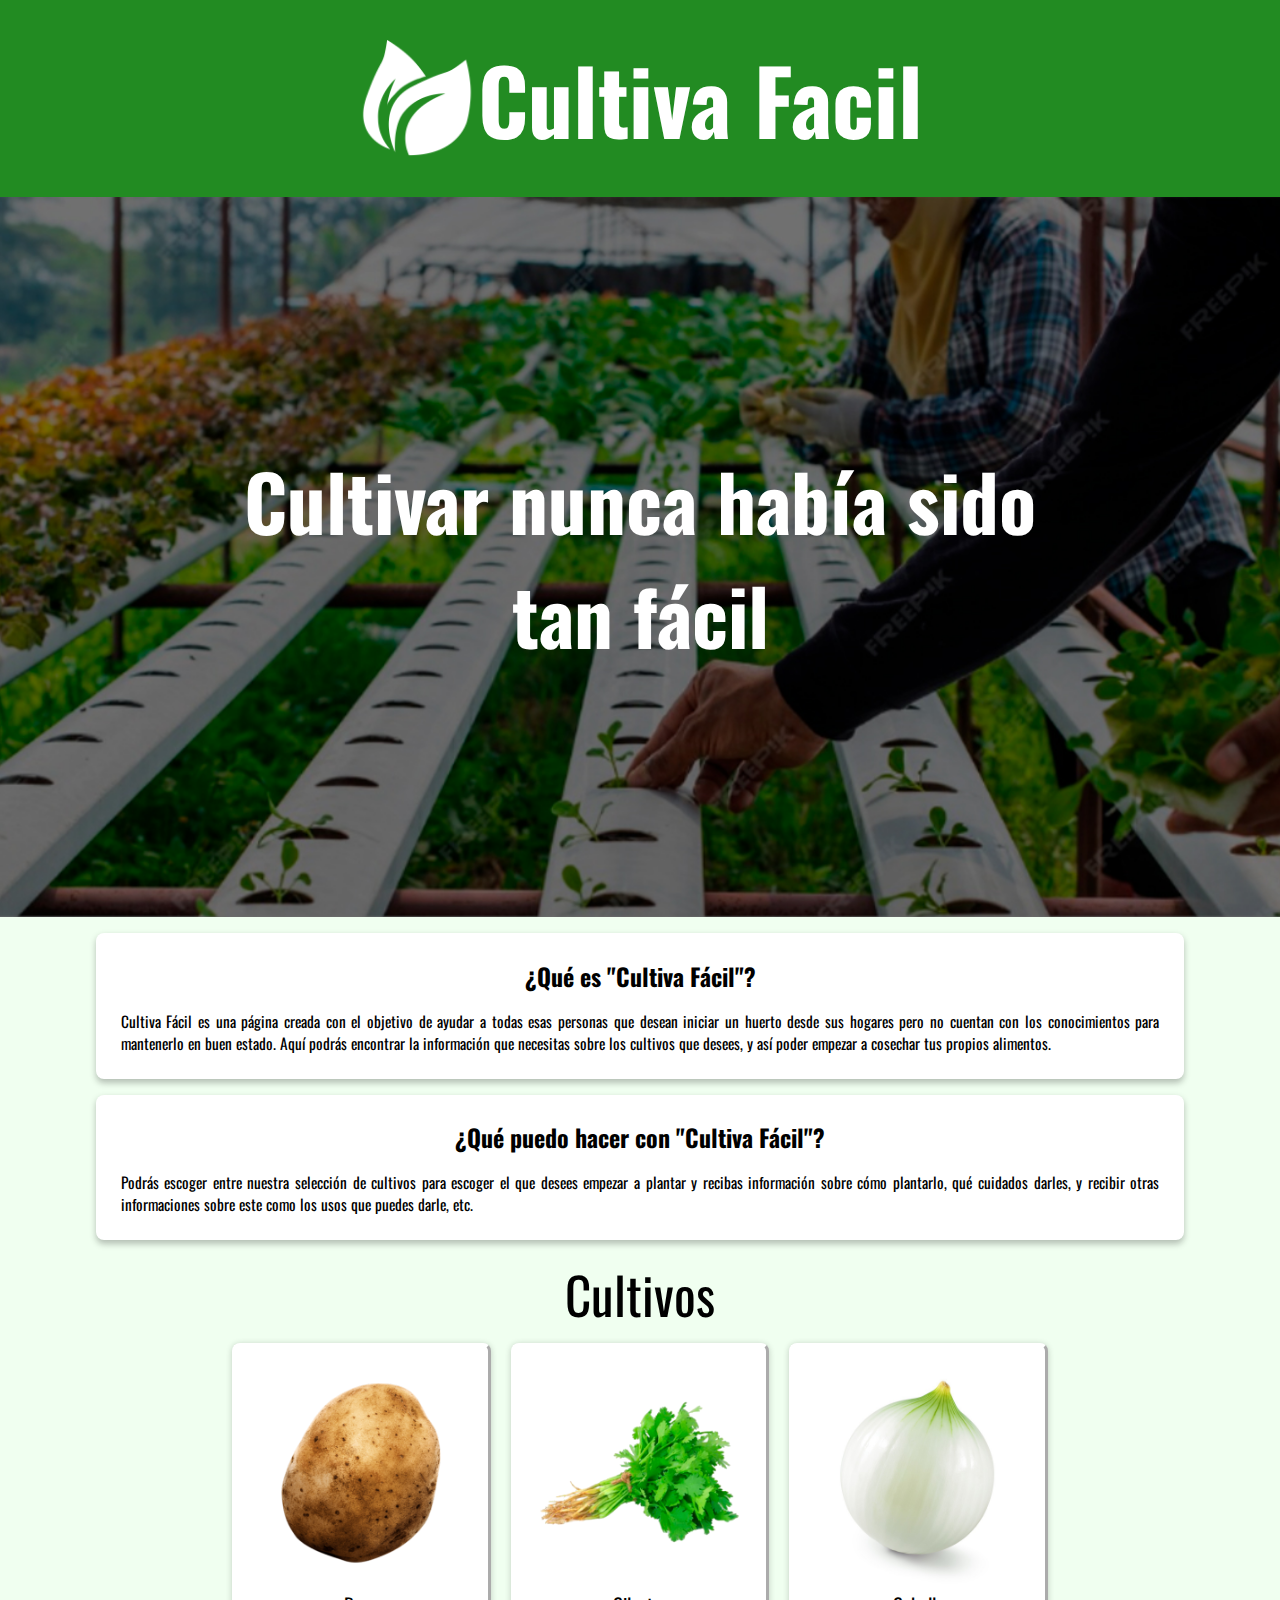
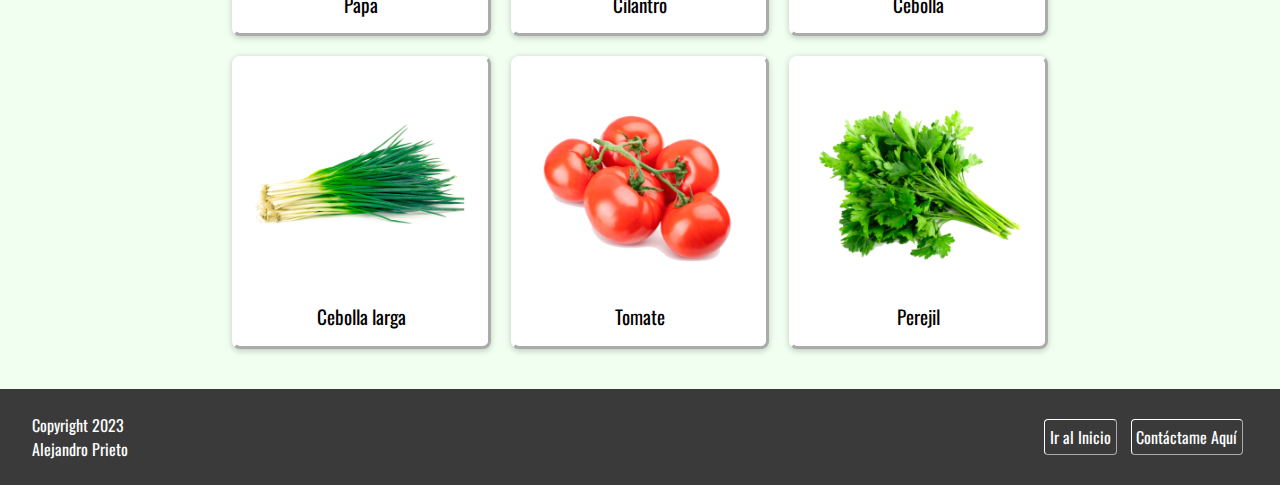
<file: index.html>
<!DOCTYPE html>
<html lang="es">

<head>
    <meta name="viewport" content="width=device-width, initial-scale=1">
    <title>Cultiva Facil</title>
    <link rel="shortcut icon" href="Icons/Leaf.ico">
    <link rel="preconnect" href="https://fonts.googleapis.com">
    <link rel="preconnect" href="https://fonts.gstatic.com" crossorigin>
    <link
        href="https://fonts.googleapis.com/css2?family=Montserrat:wght@400;700&family=Oswald:wght@400;700&display=swap"
        rel="stylesheet">
    <link rel="stylesheet" href="style.css">
</head>

<body>
    <header>
        <a href="index.html">
            <img id="logo" src="img/CultivaFacilBlanco.png" alt="Logo Cultiva Facil" width="200px">
            <h1 id="titulo">Cultiva Facil</h1>
        </a>
    </header>
    <div class="banner" style="background-image: url(img/Banner.jpg);">
        <h1>Cultivar nunca había sido<br>tan fácil</h1>
    </div>
    <section>
        <article class="informacion fblanco">
            <h2 class="subtitulo">¿Qué es "Cultiva Fácil"?</h2>
            <p>
                Cultiva Fácil es una página creada con el objetivo de ayudar a todas
                esas personas que desean iniciar un huerto desde sus hogares pero no
                cuentan con los conocimientos para mantenerlo en buen estado. Aquí
                podrás encontrar la información que necesitas sobre los cultivos que
                desees, y así poder empezar a cosechar tus propios alimentos.
            </p>
        </article>
        <article class="informacion fblanco">
            <h2 class="subtitulo">¿Qué puedo hacer con "Cultiva Fácil"?</h2>
            <p>
                Podrás escoger entre nuestra selección de cultivos para
                escoger el que desees empezar a plantar y recibas información sobre cómo
                plantarlo, qué cuidados darles, y recibir otras informaciones sobre este
                como los usos que puedes darle, etc.
            </p>
        </article>
        <div>
            <p class="minititulo">Cultivos</p>
        </div>
        <article class="container">
            <div class="fblanco">
                <a href="c_papa.html">
                    <img src="img/cultivos/Papa.png" alt="Imagen 1">
                    <p>Papa</p>
                </a>
            </div>
            <div class="fblanco">
                <a href="c_cilantro.html">
                    <img src="img/cultivos/Cilantro.png" alt="Imagen 2">
                    <p>Cilantro</p>
                </a>
            </div>
            <div class="fblanco">
                <a href="c_cebolla.html">
                    <img src="img/cultivos/Cebolla.jpg" alt="Imagen 3">
                    <p>Cebolla</p>
                </a>
            </div>
            <div class="fblanco">
                <a href="c_cebolla_l.html">
                    <img src="img/cultivos/Cebollin.png" alt="Imagen 4">
                    <p>Cebolla larga</p>
                </a>
            </div>
            <div class="fblanco">
                <a href="c_tomate.html">
                    <img src="img/cultivos/Tomate.png" alt="Imagen 5">
                    <p>Tomate</p>
                </a>
            </div>
            <div class="fblanco">
                <a href="c_perejil.html">
                    <img src="img/cultivos/Perejil.png" alt="Imagen 6">
                    <p>Perejil</p>
                </a>
            </div>
        </article>
    </section>
    <footer>
        <div class="links">
            <a href="#titulo">Ir al Inicio</a>
            <a href="mailto:dvstrngs@gmail.com">Contáctame Aquí</a>
        </div>
        <p>Copyright 2023<br>Alejandro Prieto</p>
    </footer>
</body>

</html>
</file>
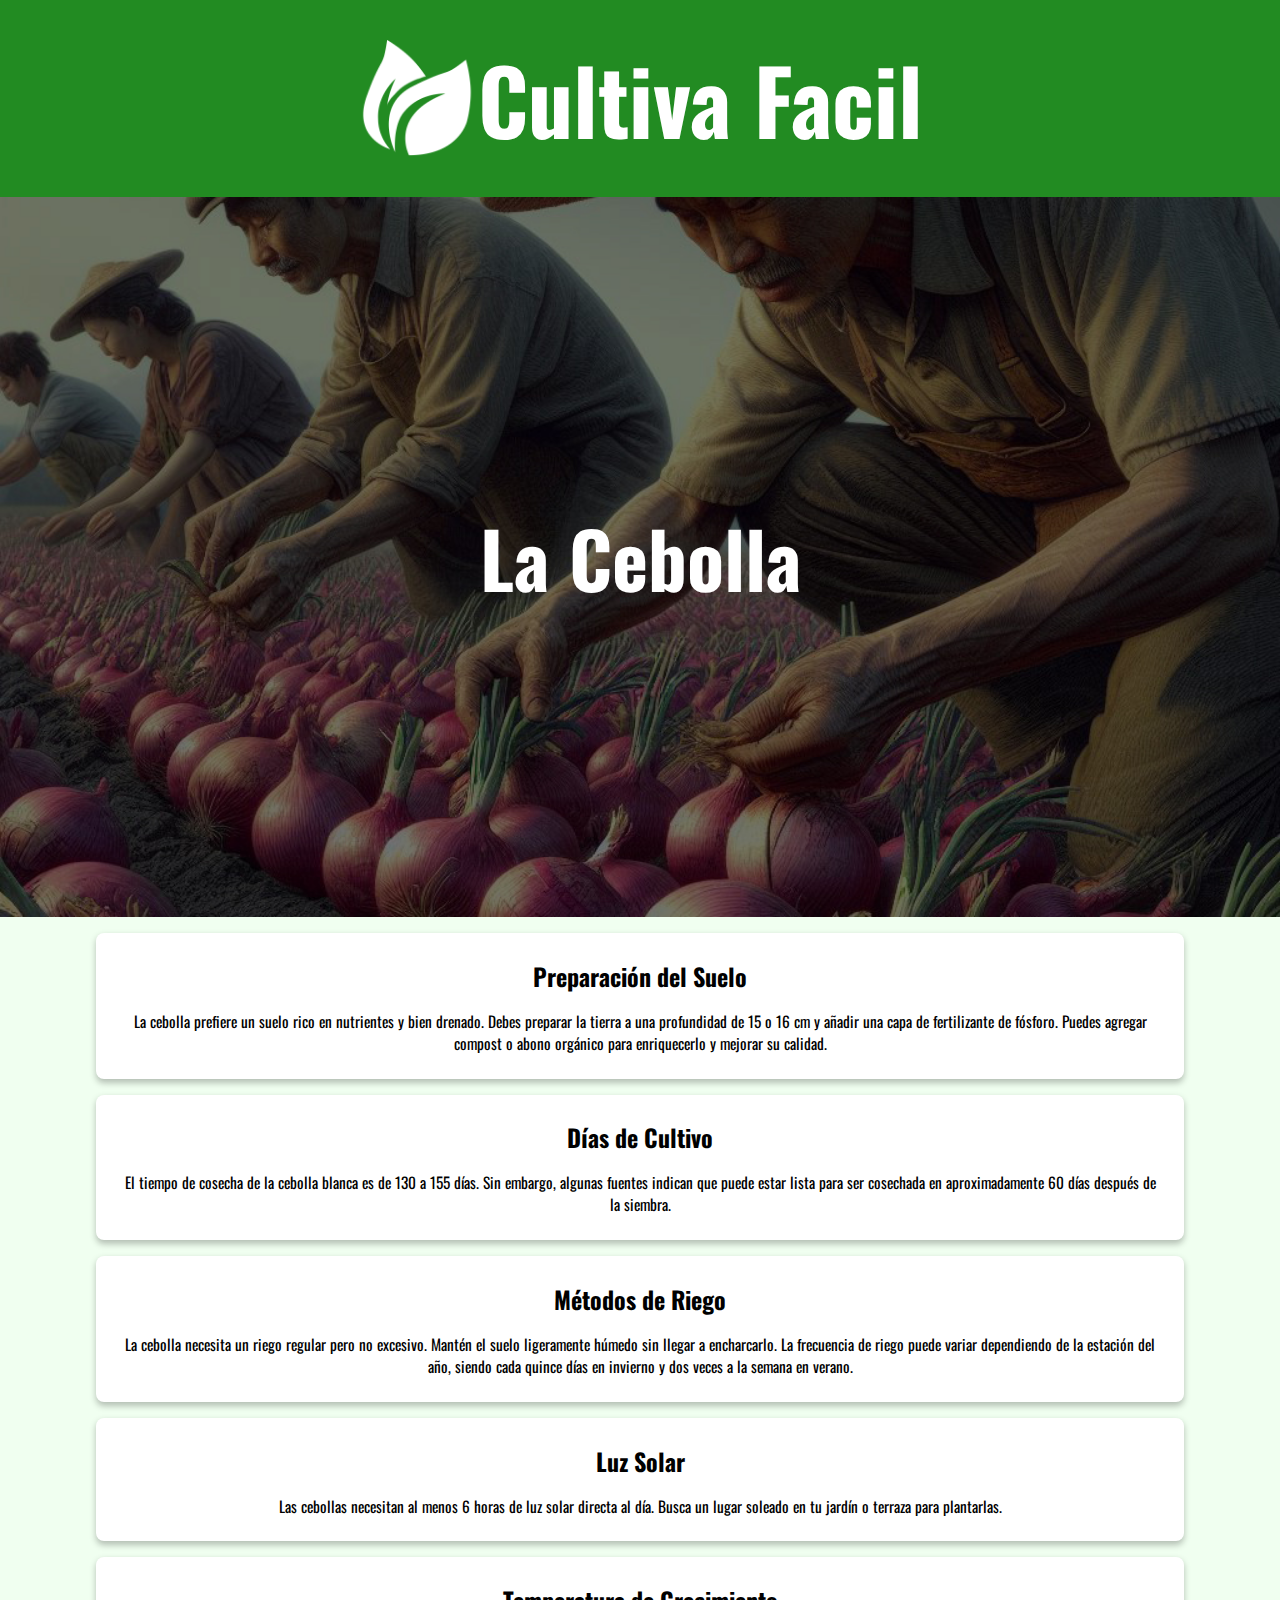
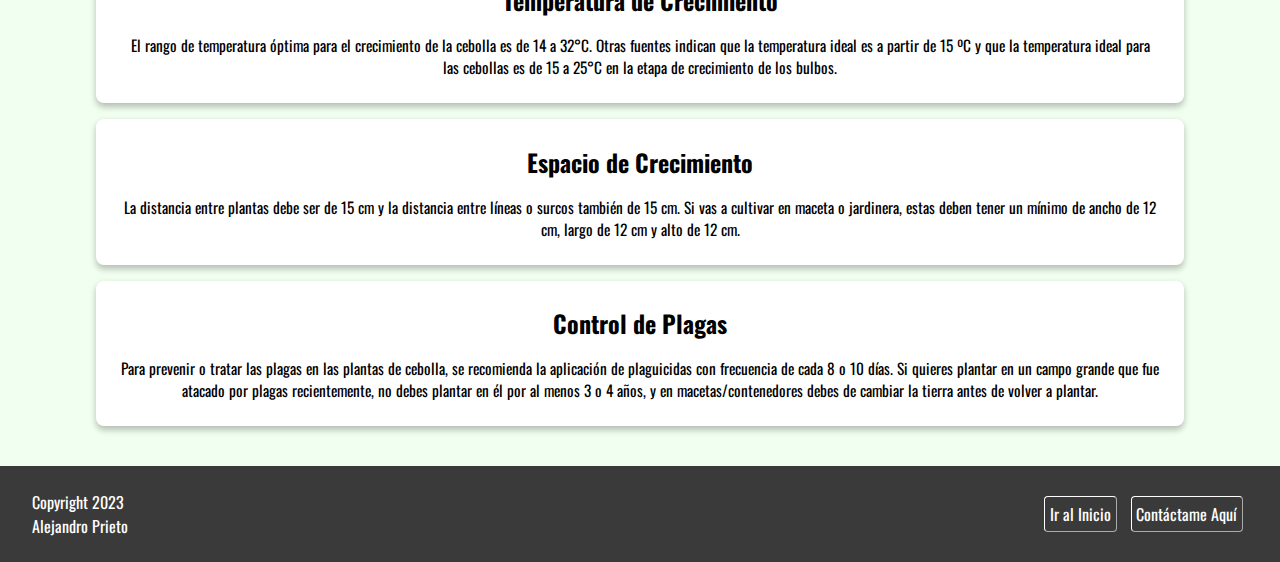
<file: c_cebolla.html>
<!DOCTYPE html>
<html lang="es">

<head>
    <meta name="viewport" content="width=device-width, initial-scale=1">
    <title>Cultiva Facil</title>
    <link rel="shortcut icon" href="Icons/Leaf.ico">
    <link rel="preconnect" href="https://fonts.googleapis.com">
    <link rel="preconnect" href="https://fonts.gstatic.com" crossorigin>
    <link
        href="https://fonts.googleapis.com/css2?family=Montserrat:wght@400;700&family=Oswald:wght@400;700&display=swap"
        rel="stylesheet">
    <link rel="stylesheet" href="style.css">
</head>

<body>
    <header>
        <a href="index.html">
            <img id="logo" src="img/CultivaFacilBlanco.png" alt="Logo Cultiva Facil" width="200px">
            <h1 id="titulo">Cultiva Facil</h1>
        </a>
    </header>
    <div class="banner" style="background-image: url(img/BannerCebolla.jpg);">
        <h1>La Cebolla</h1>
    </div>
    <section>
        <article class="informacion fblanco">
            <h2 class="subtitulo">Preparación del Suelo</h2>
            <p class="parrafo">
                La cebolla prefiere un suelo rico en nutrientes y bien drenado. Debes 
                preparar la tierra a una profundidad de 15 o 16 cm y añadir una capa de 
                fertilizante de fósforo. Puedes agregar compost o abono orgánico para 
                enriquecerlo y mejorar su calidad.
            </p>
        </article>
        <article class="informacion fblanco">
            <h2 class="subtitulo">Días de Cultivo</h2>
            <p class="parrafo">
                El tiempo de cosecha de la cebolla blanca es de 130 a 155 días. Sin 
                embargo, algunas fuentes indican que puede estar lista para ser cosechada 
                en aproximadamente 60 días después de la siembra.
            </p>
        </article>
        <article class="informacion fblanco">
            <h2 class="subtitulo">Métodos de Riego</h2>
            <p class="parrafo">
                La cebolla necesita un riego regular pero no excesivo. Mantén el suelo 
                ligeramente húmedo sin llegar a encharcarlo. La frecuencia de riego puede 
                variar dependiendo de la estación del año, siendo cada quince días en 
                invierno y dos veces a la semana en verano.
            </p>
        </article>
        <article class="informacion fblanco">
            <h2 class="subtitulo">Luz Solar</h2>
            <p class="parrafo">
                Las cebollas necesitan al menos 6 horas de luz solar directa al día. Busca 
                un lugar soleado en tu jardín o terraza para plantarlas.
            </p>
        </article>
        <article class="informacion fblanco">
            <h2 class="subtitulo">Temperatura de Crecimiento</h2>
            <p class="parrafo">
                El rango de temperatura óptima para el crecimiento de la cebolla es de 14 a 
                32°C. Otras fuentes indican que la temperatura ideal es a partir de 15 ºC y 
                que la temperatura ideal para las cebollas es de 15 a 25°C en la etapa de 
                crecimiento de los bulbos.
            </p>
        </article>
        <article class="informacion fblanco">
            <h2 class="subtitulo">Espacio de Crecimiento</h2>
            <p class="parrafo">
                La distancia entre plantas debe ser de 15 cm y la distancia entre líneas o 
                surcos también de 15 cm. Si vas a cultivar en maceta o jardinera, estas deben 
                tener un mínimo de ancho de 12 cm, largo de 12 cm y alto de 12 cm.
            </p>
        </article>
        <article class="informacion fblanco">
            <h2 class="subtitulo">Control de Plagas</h2>
            <p class="parrafo">
                Para prevenir o tratar las plagas en las plantas de cebolla, se recomienda 
                la aplicación de plaguicidas con frecuencia de cada 8 o 10 días. Si quieres
                plantar en un campo grande que fue atacado por plagas recientemente, no debes
                plantar en él por al menos 3 o 4 años, y en macetas/contenedores debes de cambiar 
                la tierra antes de volver a plantar.
            </p>
        </article>
    </section>
    <footer>
        <div class="links">
            <a href="#titulo">Ir al Inicio</a>
            <a href="mailto:dvstrngs@gmail.com">Contáctame Aquí</a>
        </div>
        <p>Copyright 2023<br>Alejandro Prieto</p>
    </footer>
</body>

</html>
</file>
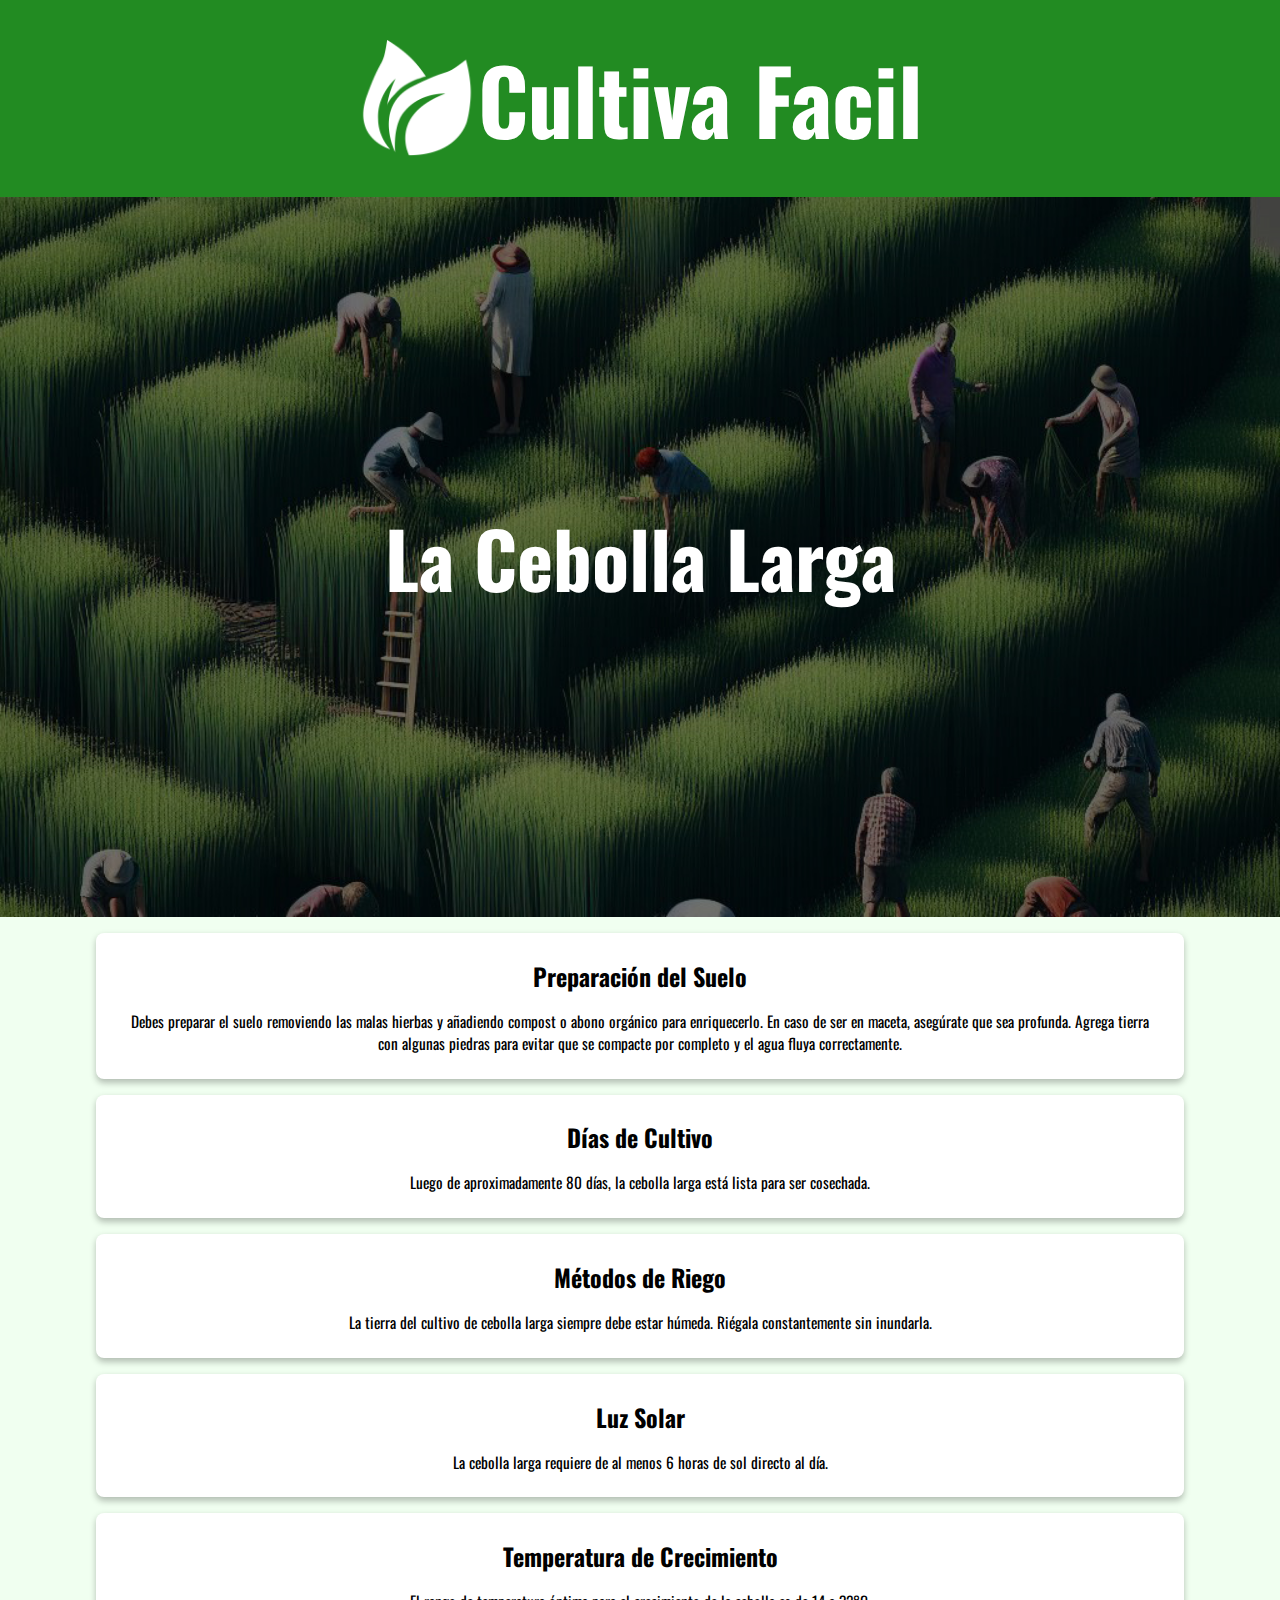
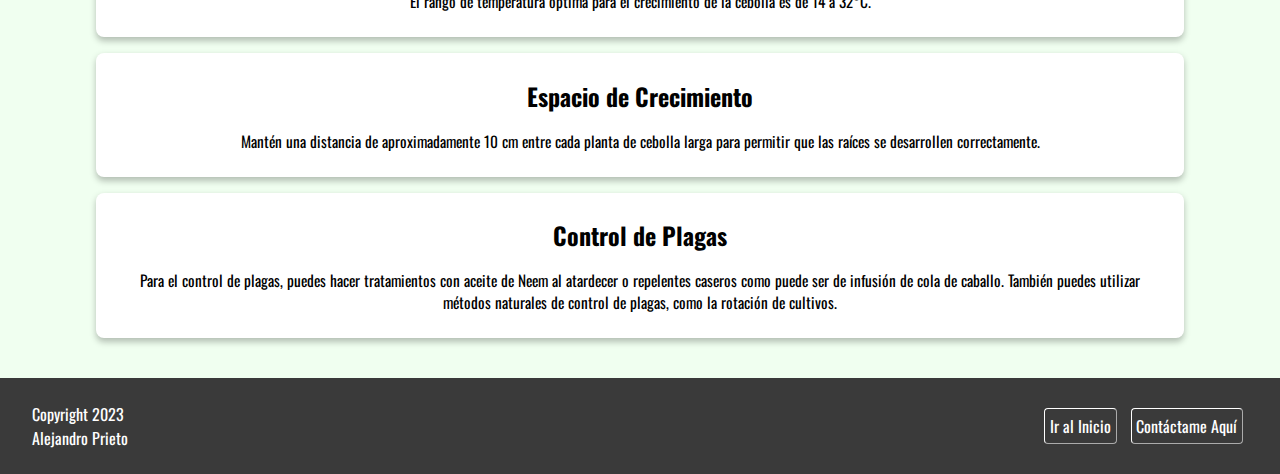
<file: c_cebolla_l.html>
<!DOCTYPE html>
<html lang="es">

<head>
    <meta name="viewport" content="width=device-width, initial-scale=1">
    <title>Cultiva Facil</title>
    <link rel="shortcut icon" href="Icons/Leaf.ico">
    <link rel="preconnect" href="https://fonts.googleapis.com">
    <link rel="preconnect" href="https://fonts.gstatic.com" crossorigin>
    <link
        href="https://fonts.googleapis.com/css2?family=Montserrat:wght@400;700&family=Oswald:wght@400;700&display=swap"
        rel="stylesheet">
    <link rel="stylesheet" href="style.css">
</head>

<body>
    <header>
        <a href="index.html">
            <img id="logo" src="img/CultivaFacilBlanco.png" alt="Logo Cultiva Facil" width="200px">
            <h1 id="titulo">Cultiva Facil</h1>
        </a>
    </header>
    <div class="banner" style="background-image: url(img/BannerCebollaL.jpg);">
        <h1>La Cebolla Larga</h1>
    </div>
    <section>
        <article class="informacion fblanco">
            <h2 class="subtitulo">Preparación del Suelo</h2>
            <p class="parrafo">
                Debes preparar el suelo removiendo las malas hierbas y añadiendo 
                compost o abono orgánico para enriquecerlo. En caso de ser en maceta, 
                asegúrate que sea profunda. Agrega tierra con algunas piedras para evitar 
                que se compacte por completo y el agua fluya correctamente.
            </p>
        </article>
        <article class="informacion fblanco">
            <h2 class="subtitulo">Días de Cultivo</h2>
            <p class="parrafo">
                Luego de aproximadamente 80 días, la cebolla larga está lista para ser 
                cosechada.
            </p>
        </article>
        <article class="informacion fblanco">
            <h2 class="subtitulo">Métodos de Riego</h2>
            <p class="parrafo">
                La tierra del cultivo de cebolla larga siempre debe estar húmeda. Riégala 
                constantemente sin inundarla.
            </p>
        </article>
        <article class="informacion fblanco">
            <h2 class="subtitulo">Luz Solar</h2>
            <p class="parrafo">
                La cebolla larga requiere de al menos 6 horas de sol directo al día.
            </p>
        </article>
        <article class="informacion fblanco">
            <h2 class="subtitulo">Temperatura de Crecimiento</h2>
            <p class="parrafo">
                El rango de temperatura óptima para el crecimiento de la cebolla es de 14 a 
                32°C.
            </p>
        </article>
        <article class="informacion fblanco">
            <h2 class="subtitulo">Espacio de Crecimiento</h2>
            <p class="parrafo">
                Mantén una distancia de aproximadamente 10 cm entre cada planta de cebolla 
                larga para permitir que las raíces se desarrollen correctamente.
            </p>
        </article>
        <article class="informacion fblanco">
            <h2 class="subtitulo">Control de Plagas</h2>
            <p class="parrafo">
                Para el control de plagas, puedes hacer tratamientos con aceite de Neem al 
                atardecer o repelentes caseros como puede ser de infusión de cola de caballo. 
                También puedes utilizar métodos naturales de control de plagas, como la 
                rotación de cultivos.
            </p>
        </article>
    </section>
    <footer>
        <div class="links">
            <a href="#titulo">Ir al Inicio</a>
            <a href="mailto:dvstrngs@gmail.com">Contáctame Aquí</a>
        </div>
        <p>Copyright 2023<br>Alejandro Prieto</p>
    </footer>
</body>

</html>
</file>
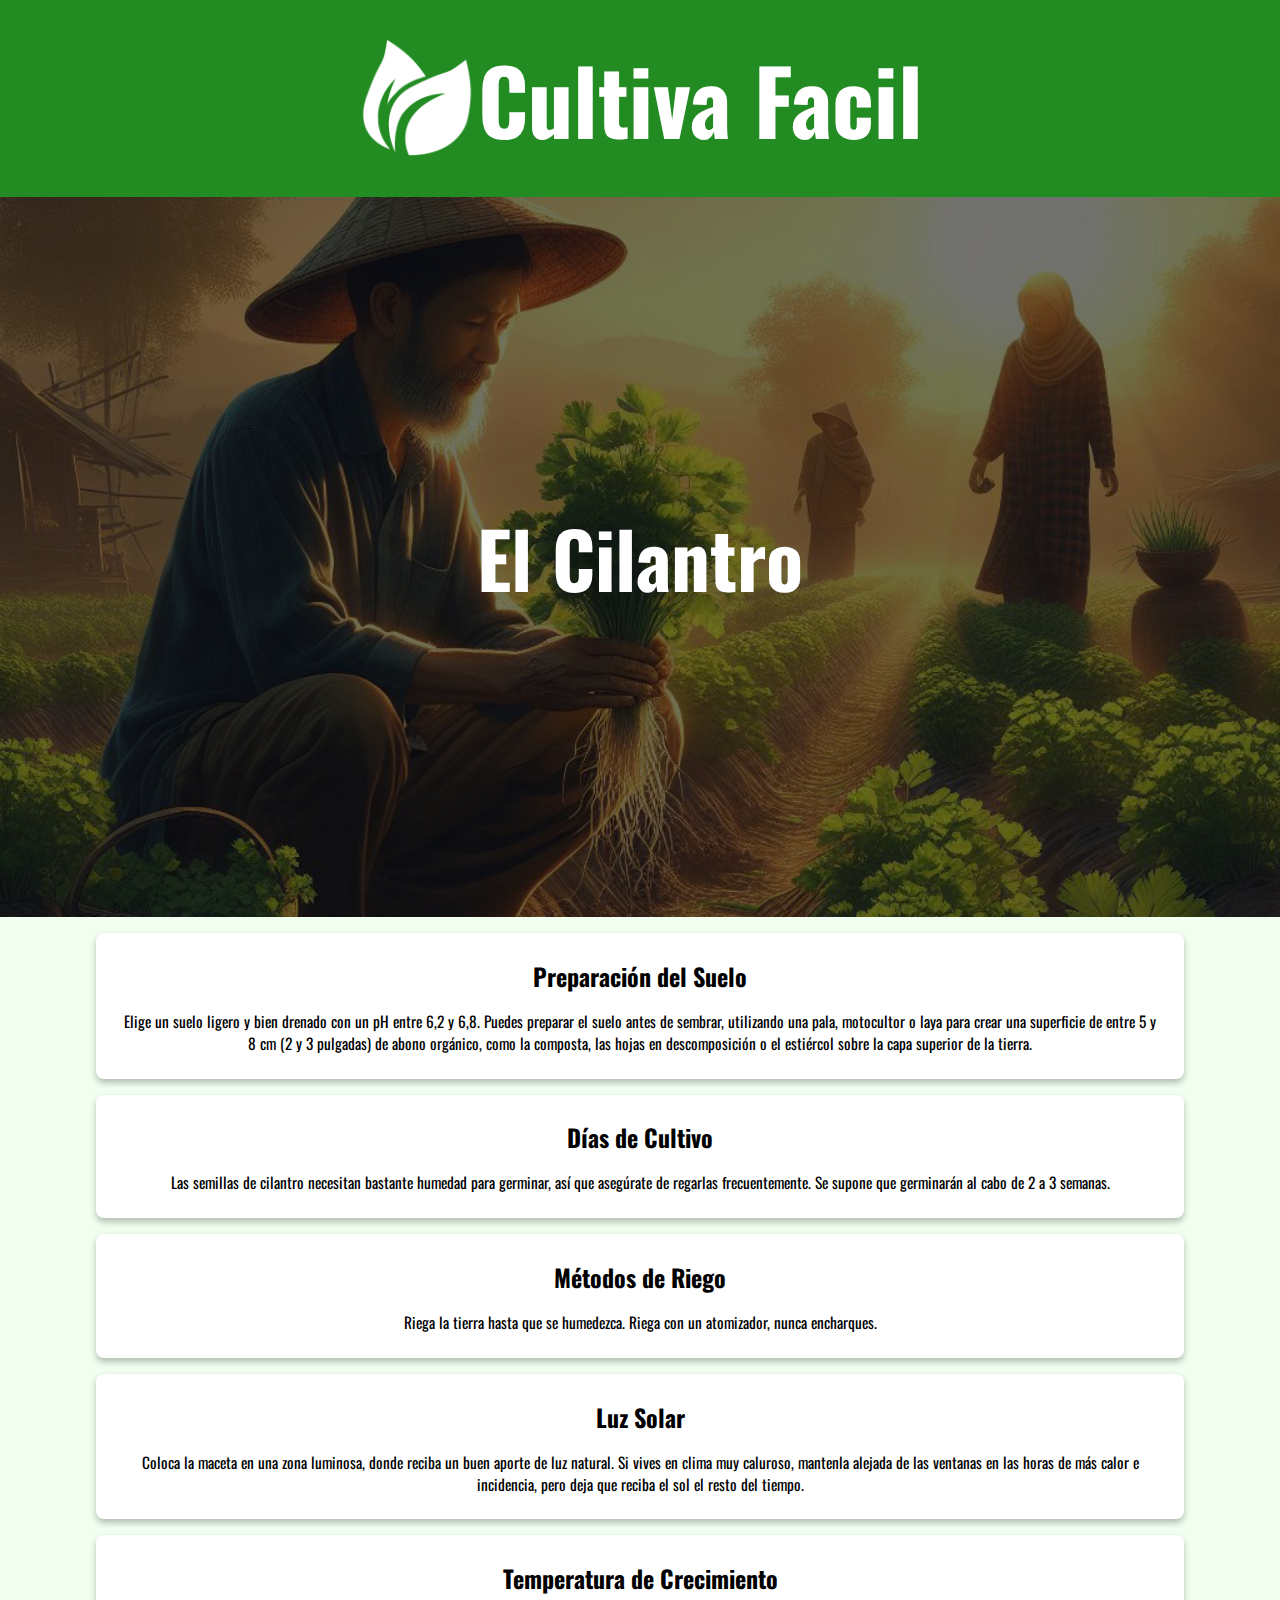
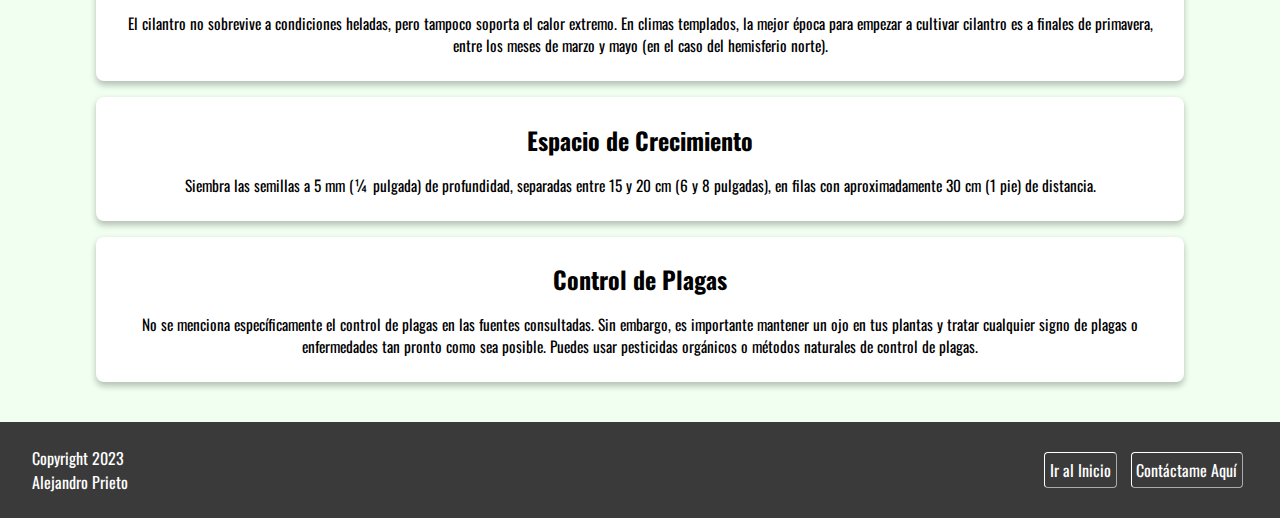
<file: c_cilantro.html>
<!DOCTYPE html>
<html lang="es">

<head>
    <meta name="viewport" content="width=device-width, initial-scale=1">
    <title>Cultiva Facil</title>
    <link rel="shortcut icon" href="Icons/Leaf.ico">
    <link rel="preconnect" href="https://fonts.googleapis.com">
    <link rel="preconnect" href="https://fonts.gstatic.com" crossorigin>
    <link
        href="https://fonts.googleapis.com/css2?family=Montserrat:wght@400;700&family=Oswald:wght@400;700&display=swap"
        rel="stylesheet">
    <link rel="stylesheet" href="style.css">
</head>

<body>
    <header>
        <a href="index.html">
            <img id="logo" src="img/CultivaFacilBlanco.png" alt="Logo Cultiva Facil" width="200px">
            <h1 id="titulo">Cultiva Facil</h1>
        </a>
    </header>
    <div class="banner" style="background-image: url(img/BannerCilantro.jpg);">
        <h1>El Cilantro</h1>
    </div>
    <section>
        <article class="informacion fblanco">
            <h2 class="subtitulo">Preparación del Suelo</h2>
            <p class="parrafo">
                Elige un suelo ligero y bien drenado con un pH entre 6,2 y 6,8. Puedes 
                preparar el suelo antes de sembrar, utilizando una pala, motocultor o laya 
                para crear una superficie de entre 5 y 8 cm (2 y 3 pulgadas) de abono 
                orgánico, como la composta, las hojas en descomposición o el estiércol 
                sobre la capa superior de la tierra.
            </p>
        </article>
        <article class="informacion fblanco">
            <h2 class="subtitulo">Días de Cultivo</h2>
            <p class="parrafo">
                Las semillas de cilantro necesitan bastante humedad para germinar, 
                así que asegúrate de regarlas frecuentemente. Se supone que germinarán 
                al cabo de 2 a 3 semanas.
            </p>
        </article>
        <article class="informacion fblanco">
            <h2 class="subtitulo">Métodos de Riego</h2>
            <p class="parrafo">
                Riega la tierra hasta que se humedezca. Riega con un atomizador, nunca 
                encharques.
            </p>
        </article>
        <article class="informacion fblanco">
            <h2 class="subtitulo">Luz Solar</h2>
            <p class="parrafo">
                Coloca la maceta en una zona luminosa, donde reciba un buen aporte de luz 
                natural. Si vives en clima muy caluroso, mantenla alejada de las ventanas 
                en las horas de más calor e incidencia, pero deja que reciba el sol el resto 
                del tiempo.
            </p>
        </article>
        <article class="informacion fblanco">
            <h2 class="subtitulo">Temperatura de Crecimiento</h2>
            <p class="parrafo">
                El cilantro no sobrevive a condiciones heladas, pero tampoco soporta el calor 
                extremo. En climas templados, la mejor época para empezar a cultivar cilantro 
                es a finales de primavera, entre los meses de marzo y mayo (en el caso del 
                hemisferio norte).
            </p>
        </article>
        <article class="informacion fblanco">
            <h2 class="subtitulo">Espacio de Crecimiento</h2>
            <p class="parrafo">
                Siembra las semillas a 5 mm (¼ pulgada) de profundidad, separadas entre 15 y 
                20 cm (6 y 8 pulgadas), en filas con aproximadamente 30 cm (1 pie) de distancia.
            </p>
        </article>
        <article class="informacion fblanco">
            <h2 class="subtitulo">Control de Plagas</h2>
            <p class="parrafo">
                No se menciona específicamente el control de plagas en las fuentes consultadas. 
                Sin embargo, es importante mantener un ojo en tus plantas y tratar cualquier signo 
                de plagas o enfermedades tan pronto como sea posible. Puedes usar pesticidas 
                orgánicos o métodos naturales de control de plagas.
            </p>
        </article>
    </section>
    <footer>
        <div class="links">
            <a href="#titulo">Ir al Inicio</a>
            <a href="mailto:dvstrngs@gmail.com">Contáctame Aquí</a>
        </div>
        <p>Copyright 2023<br>Alejandro Prieto</p>
    </footer>
</body>

</html>
</file>
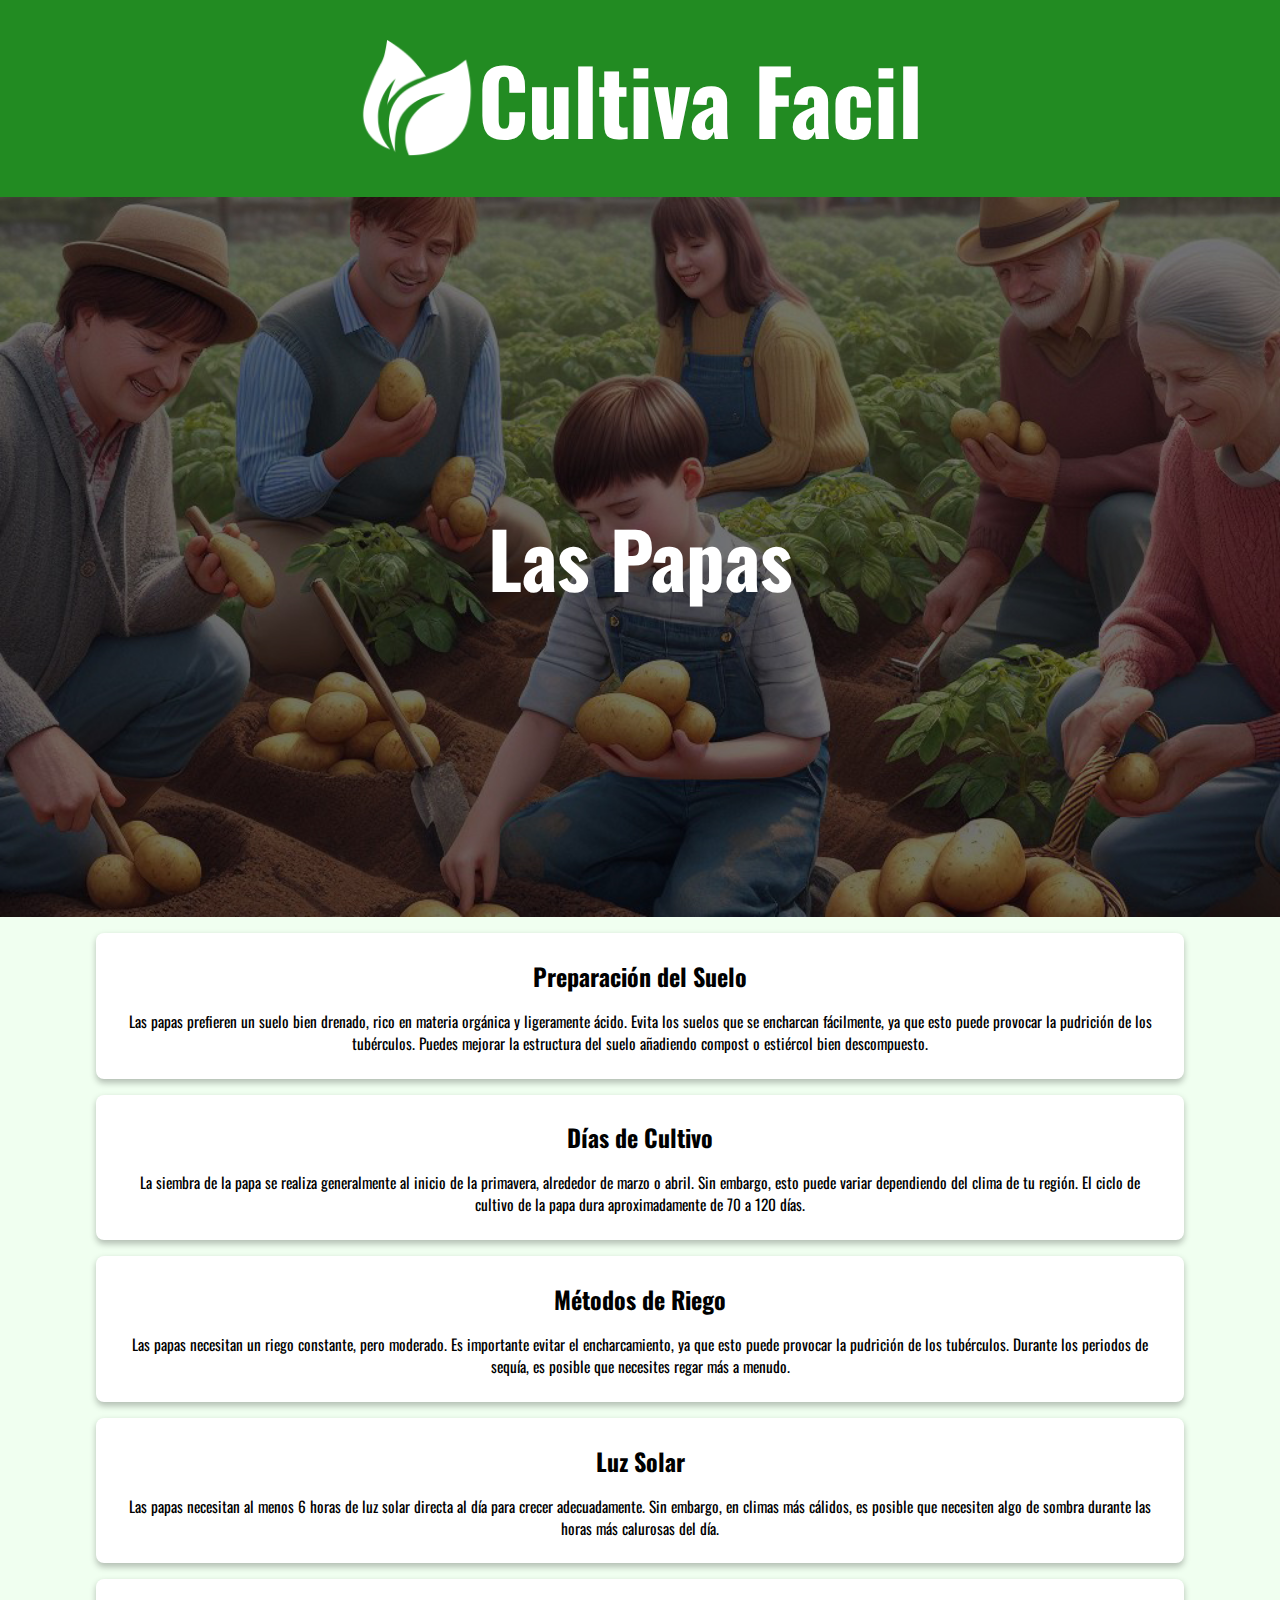
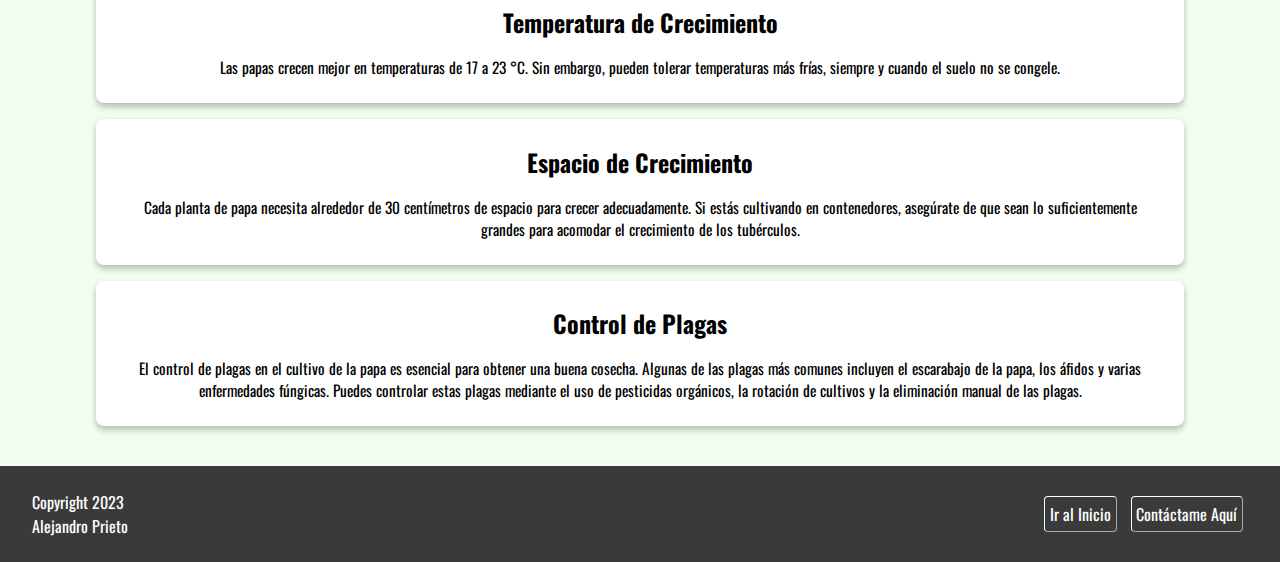
<file: c_papa.html>
<!DOCTYPE html>
<html lang="es">

<head>
    <meta name="viewport" content="width=device-width, initial-scale=1">
    <title>Cultiva Facil</title>
    <link rel="shortcut icon" href="Icons/Leaf.ico">
    <link rel="preconnect" href="https://fonts.googleapis.com">
    <link rel="preconnect" href="https://fonts.gstatic.com" crossorigin>
    <link
        href="https://fonts.googleapis.com/css2?family=Montserrat:wght@400;700&family=Oswald:wght@400;700&display=swap"
        rel="stylesheet">
    <link rel="stylesheet" href="style.css">
</head>

<body>
    <header>
        <a href="index.html">
            <img id="logo" src="img/CultivaFacilBlanco.png" alt="Logo Cultiva Facil" width="200px">
            <h1 id="titulo">Cultiva Facil</h1>
        </a>
    </header>
    <div class="banner" style="background-image: url(img/BannerPapas.jpg);">
        <h1>Las Papas</h1>
    </div>
    <section>
        <article class="informacion fblanco">
            <h2 class="subtitulo">Preparación del Suelo</h2>
            <p class="parrafo">
                Las papas prefieren un suelo bien drenado, rico en materia orgánica y 
                ligeramente ácido. Evita los suelos que se encharcan fácilmente, 
                ya que esto puede provocar la pudrición de los tubérculos. Puedes mejorar 
                la estructura del suelo añadiendo compost o estiércol bien descompuesto.
            </p>
        </article>
        <article class="informacion fblanco">
            <h2 class="subtitulo">Días de Cultivo</h2>
            <p class="parrafo">
                La siembra de la papa se realiza generalmente al inicio de 
                la primavera, alrededor de marzo o abril. Sin embargo, esto 
                puede variar dependiendo del clima de tu región. El ciclo de 
                cultivo de la papa dura aproximadamente de 70 a 120 días.
            </p>
        </article>
        <article class="informacion fblanco">
            <h2 class="subtitulo">Métodos de Riego</h2>
            <p class="parrafo">
                Las papas necesitan un riego constante, pero moderado. Es importante 
                evitar el encharcamiento, ya que esto puede provocar la pudrición de 
                los tubérculos. Durante los periodos de sequía, es posible que necesites 
                regar más a menudo.
            </p>
        </article>
        <article class="informacion fblanco">
            <h2 class="subtitulo">Luz Solar</h2>
            <p class="parrafo">
                Las papas necesitan al menos 6 horas de luz solar directa al día para 
                crecer adecuadamente. Sin embargo, en climas más cálidos, es posible que 
                necesiten algo de sombra durante las horas más calurosas del día.
            </p>
        </article>
        <article class="informacion fblanco">
            <h2 class="subtitulo">Temperatura de Crecimiento</h2>
            <p class="parrafo">
                Las papas crecen mejor en temperaturas de 17 a 23 °C. Sin embargo, 
                pueden tolerar temperaturas más frías, siempre y cuando el suelo no 
                se congele.
            </p>
        </article>
        <article class="informacion fblanco">
            <h2 class="subtitulo">Espacio de Crecimiento</h2>
            <p class="parrafo">
                Cada planta de papa necesita alrededor de 30 centímetros de espacio 
                para crecer adecuadamente. Si estás cultivando en contenedores, asegúrate 
                de que sean lo suficientemente grandes para acomodar el crecimiento de los 
                tubérculos.
            </p>
        </article>
        <article class="informacion fblanco">
            <h2 class="subtitulo">Control de Plagas</h2>
            <p class="parrafo">
                El control de plagas en el cultivo de la papa es esencial para obtener una 
                buena cosecha. Algunas de las plagas más comunes incluyen el escarabajo de 
                la papa, los áfidos y varias enfermedades fúngicas. Puedes controlar estas 
                plagas mediante el uso de pesticidas orgánicos, la rotación de cultivos y la 
                eliminación manual de las plagas.
            </p>
        </article>
    </section>
    <footer>
        <div class="links">
            <a href="#titulo">Ir al Inicio</a>
            <a href="mailto:dvstrngs@gmail.com">Contáctame Aquí</a>
        </div>
        <p>Copyright 2023<br>Alejandro Prieto</p>
    </footer>
</body>

</html>
</file>
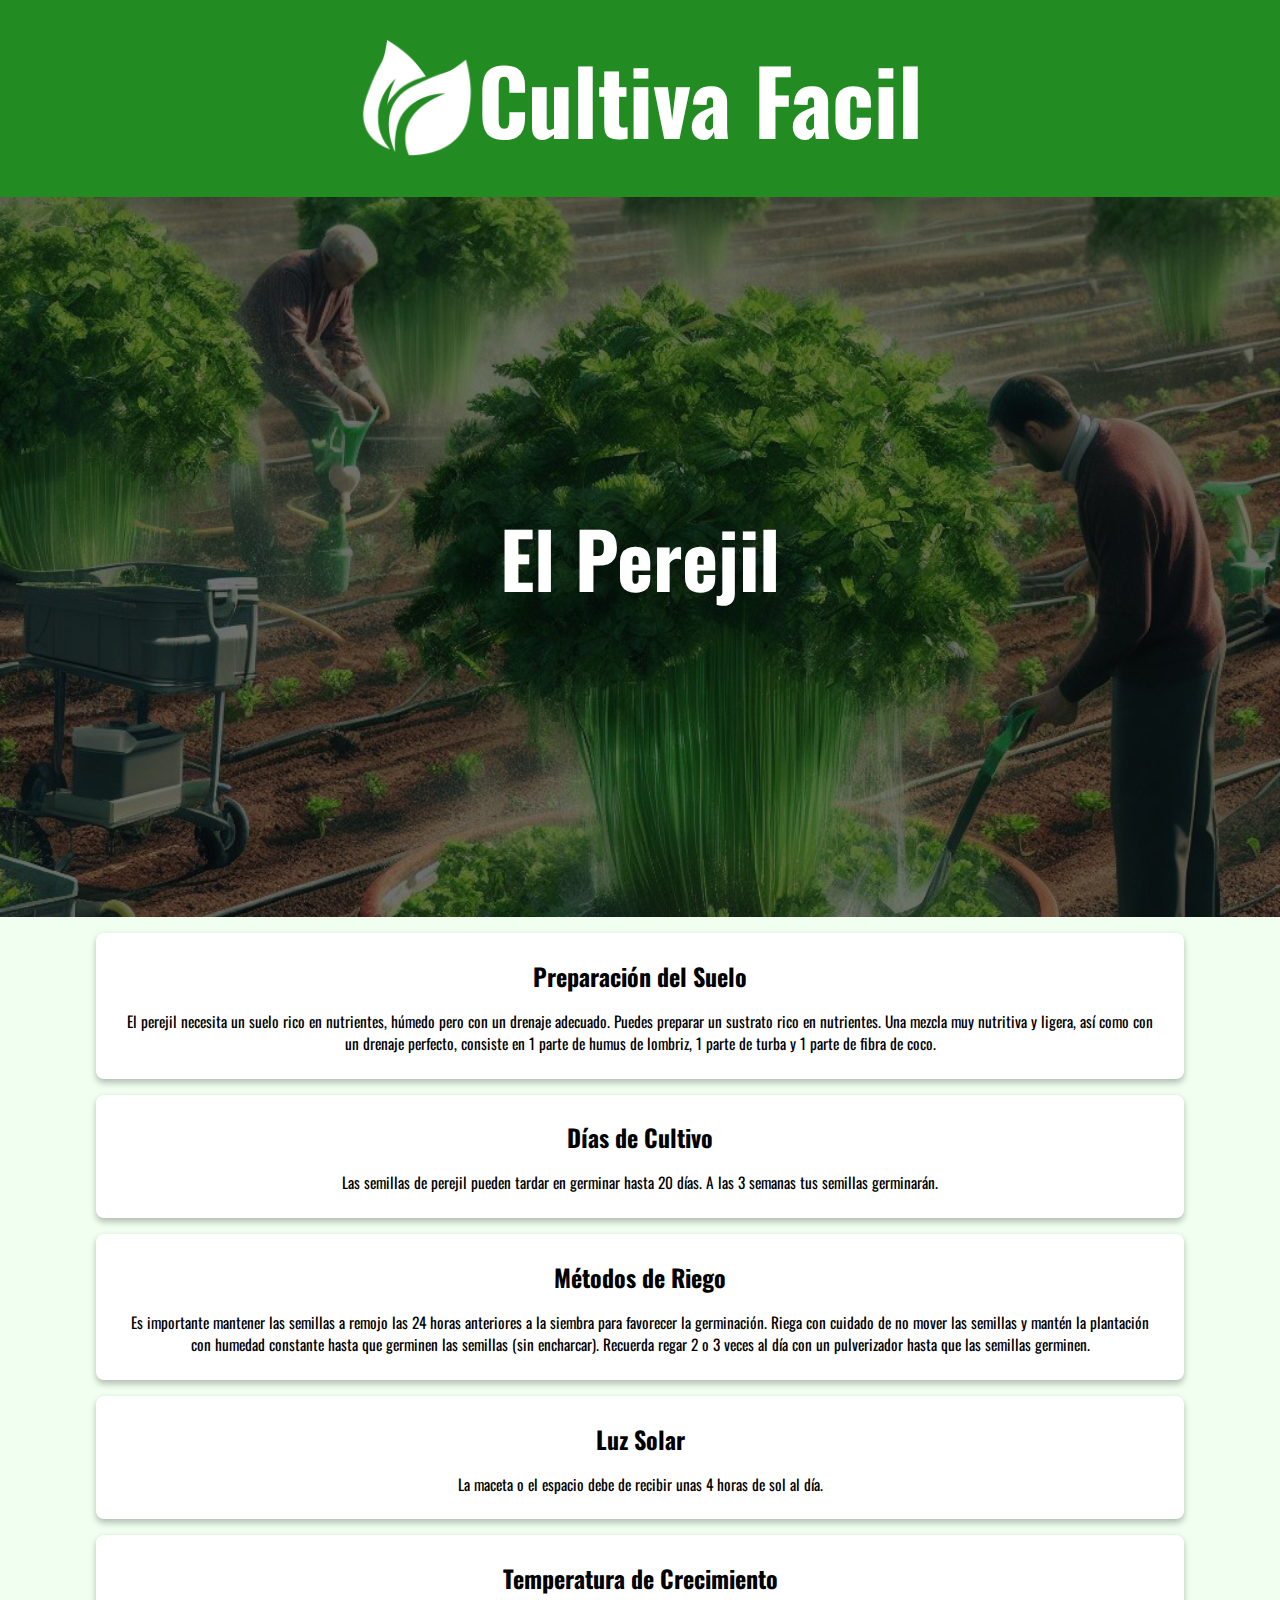
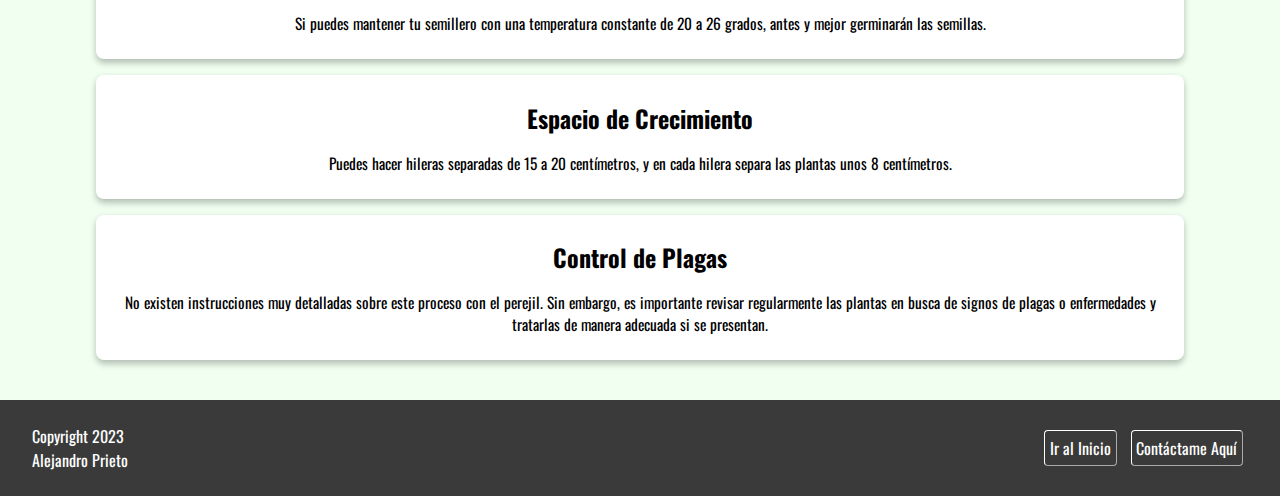
<file: c_perejil.html>
<!DOCTYPE html>
<html lang="es">

<head>
    <meta name="viewport" content="width=device-width, initial-scale=1">
    <title>Cultiva Facil</title>
    <link rel="shortcut icon" href="Icons/Leaf.ico">
    <link rel="preconnect" href="https://fonts.googleapis.com">
    <link rel="preconnect" href="https://fonts.gstatic.com" crossorigin>
    <link
        href="https://fonts.googleapis.com/css2?family=Montserrat:wght@400;700&family=Oswald:wght@400;700&display=swap"
        rel="stylesheet">
    <link rel="stylesheet" href="style.css">
</head>

<body>
    <header>
        <a href="index.html">
            <img id="logo" src="img/CultivaFacilBlanco.png" alt="Logo Cultiva Facil" width="200px">
            <h1 id="titulo">Cultiva Facil</h1>
        </a>
    </header>
    <div class="banner" style="background-image: url(img/BannerPerejil.jpg);">
        <h1>El Perejil</h1>
    </div>
    <section>
        <article class="informacion fblanco">
            <h2 class="subtitulo">Preparación del Suelo</h2>
            <p class="parrafo">
                El perejil necesita un suelo rico en nutrientes, húmedo pero con un drenaje adecuado. 
                Puedes preparar un sustrato rico en nutrientes. Una mezcla muy nutritiva y ligera, 
                así como con un drenaje perfecto, consiste en 1 parte de humus de lombriz, 1 parte de 
                turba y 1 parte de fibra de coco.
            </p>
        </article>
        <article class="informacion fblanco">
            <h2 class="subtitulo">Días de Cultivo</h2>
            <p class="parrafo">
                Las semillas de perejil pueden tardar en germinar hasta 20 días. A las 3 semanas tus 
                semillas germinarán.
            </p>
        </article>
        <article class="informacion fblanco">
            <h2 class="subtitulo">Métodos de Riego</h2>
            <p class="parrafo">
                Es importante mantener las semillas a remojo las 24 horas anteriores a la siembra para 
                favorecer la germinación. Riega con cuidado de no mover las semillas y mantén la 
                plantación con humedad constante hasta que germinen las semillas (sin encharcar). 
                Recuerda regar 2 o 3 veces al día con un pulverizador hasta que las semillas germinen.
            </p>
        </article>
        <article class="informacion fblanco">
            <h2 class="subtitulo">Luz Solar</h2>
            <p class="parrafo">
                La maceta o el espacio debe de recibir unas 4 horas de sol al día.
            </p>
        </article>
        <article class="informacion fblanco">
            <h2 class="subtitulo">Temperatura de Crecimiento</h2>
            <p class="parrafo">
                Si puedes mantener tu semillero con una temperatura constante de 20 a 26 grados, antes 
                y mejor germinarán las semillas.
            </p>
        </article>
        <article class="informacion fblanco">
            <h2 class="subtitulo">Espacio de Crecimiento</h2>
            <p class="parrafo">
                Puedes hacer hileras separadas de 15 a 20 centímetros, y en cada hilera separa las 
                plantas unos 8 centímetros.
            </p>
        </article>
        <article class="informacion fblanco">
            <h2 class="subtitulo">Control de Plagas</h2>
            <p class="parrafo">
                No existen instrucciones muy detalladas sobre este proceso con el perejil. Sin embargo, 
                es importante revisar regularmente las plantas en busca de signos de plagas o enfermedades 
                y tratarlas de manera adecuada si se presentan.
            </p>
        </article>
    </section>
    <footer>
        <div class="links">
            <a href="#titulo">Ir al Inicio</a>
            <a href="mailto:dvstrngs@gmail.com">Contáctame Aquí</a>
        </div>
        <p>Copyright 2023<br>Alejandro Prieto</p>
    </footer>
</body>
</html>
</file>
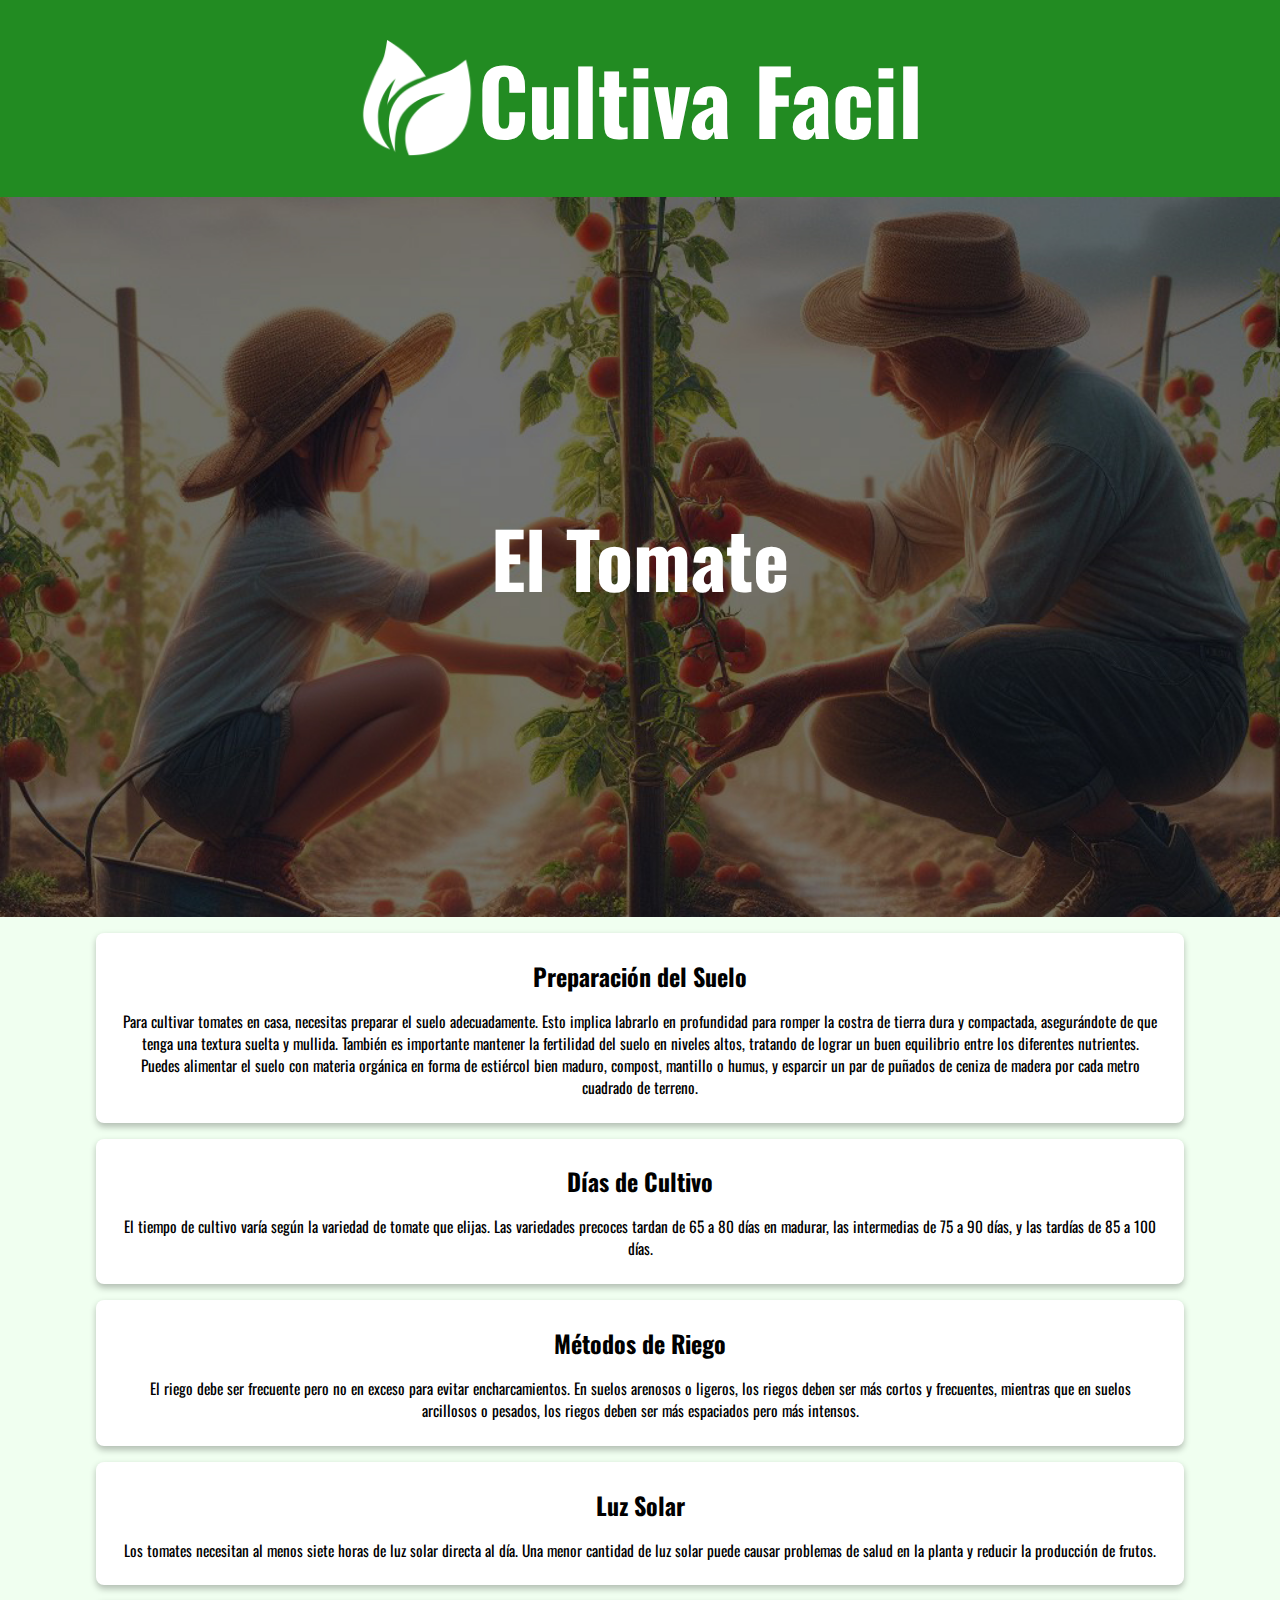
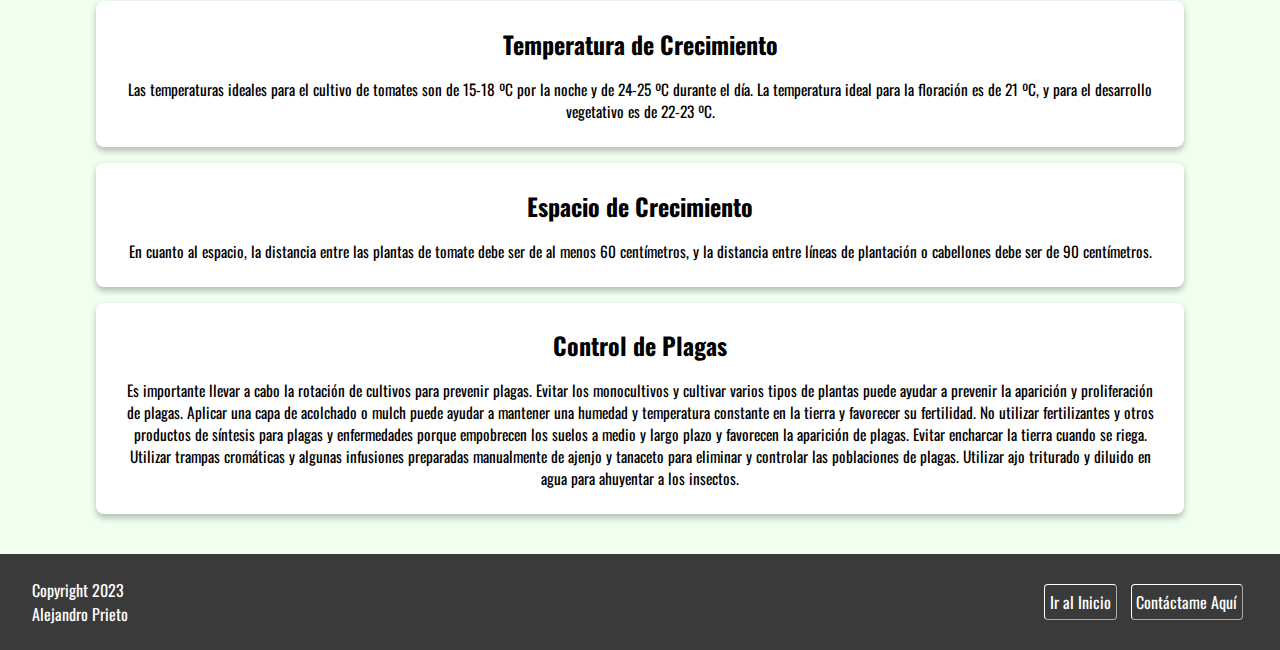
<file: c_tomate.html>
<!DOCTYPE html>
<html lang="es">

<head>
    <meta name="viewport" content="width=device-width, initial-scale=1">
    <title>Cultiva Facil</title>
    <link rel="shortcut icon" href="Icons/Leaf.ico">
    <link rel="preconnect" href="https://fonts.googleapis.com">
    <link rel="preconnect" href="https://fonts.gstatic.com" crossorigin>
    <link
        href="https://fonts.googleapis.com/css2?family=Montserrat:wght@400;700&family=Oswald:wght@400;700&display=swap"
        rel="stylesheet">
    <link rel="stylesheet" href="style.css">
</head>

<body>
    <header>
        <a href="index.html">
            <img id="logo" src="img/CultivaFacilBlanco.png" alt="Logo Cultiva Facil" width="200px">
            <h1 id="titulo">Cultiva Facil</h1>
        </a>
    </header>
    <div class="banner" style="background-image: url(img/BannerTomate.jpg);">
        <h1>El Tomate</h1>
    </div>
    <section>
        <article class="informacion fblanco">
            <h2 class="subtitulo">Preparación del Suelo</h2>
            <p class="parrafo">
                Para cultivar tomates en casa, necesitas preparar el suelo adecuadamente. 
                Esto implica labrarlo en profundidad para romper la costra de tierra dura 
                y compactada, asegurándote de que tenga una textura suelta y mullida. 
                También es importante mantener la fertilidad del suelo en niveles altos, 
                tratando de lograr un buen equilibrio entre los diferentes nutrientes. 
                Puedes alimentar el suelo con materia orgánica en forma de estiércol bien 
                maduro, compost, mantillo o humus, y esparcir un par de puñados de ceniza 
                de madera por cada metro cuadrado de terreno.
            </p>
        </article>
        <article class="informacion fblanco">
            <h2 class="subtitulo">Días de Cultivo</h2>
            <p class="parrafo">
                El tiempo de cultivo varía según la variedad de tomate que elijas. Las 
                variedades precoces tardan de 65 a 80 días en madurar, las intermedias de 
                75 a 90 días, y las tardías de 85 a 100 días.
            </p>
        </article>
        <article class="informacion fblanco">
            <h2 class="subtitulo">Métodos de Riego</h2>
            <p class="parrafo">
                El riego debe ser frecuente pero no en exceso para evitar encharcamientos. 
                En suelos arenosos o ligeros, los riegos deben ser más cortos y frecuentes, 
                mientras que en suelos arcillosos o pesados, los riegos deben ser más 
                espaciados pero más intensos.
            </p>
        </article>
        <article class="informacion fblanco">
            <h2 class="subtitulo">Luz Solar</h2>
            <p class="parrafo">
                Los tomates necesitan al menos siete horas de luz solar directa al día. Una 
                menor cantidad de luz solar puede causar problemas de salud en la planta y 
                reducir la producción de frutos.
            </p>
        </article>
        <article class="informacion fblanco">
            <h2 class="subtitulo">Temperatura de Crecimiento</h2>
            <p class="parrafo">
                Las temperaturas ideales para el cultivo de tomates son de 15-18 ºC por la 
                noche y de 24-25 ºC durante el día. La temperatura ideal para la floración 
                es de 21 ºC, y para el desarrollo vegetativo es de 22-23 ºC.
            </p>
        </article>
        <article class="informacion fblanco">
            <h2 class="subtitulo">Espacio de Crecimiento</h2>
            <p class="parrafo">
                En cuanto al espacio, la distancia entre las plantas de tomate debe ser de 
                al menos 60 centímetros, y la distancia entre líneas de plantación o 
                cabellones debe ser de 90 centímetros.
            </p>
        </article>
        <article class="informacion fblanco">
            <h2 class="subtitulo">Control de Plagas</h2>
            <p class="parrafo">
                Es importante llevar a cabo la rotación de cultivos para prevenir plagas. 
                Evitar los monocultivos y cultivar varios tipos de plantas puede ayudar a 
                prevenir la aparición y proliferación de plagas. Aplicar una capa de 
                acolchado o mulch puede ayudar a mantener una humedad y temperatura constante 
                en la tierra y favorecer su fertilidad. No utilizar fertilizantes y otros 
                productos de síntesis para plagas y enfermedades porque empobrecen los suelos 
                a medio y largo plazo y favorecen la aparición de plagas. Evitar encharcar 
                la tierra cuando se riega. Utilizar trampas cromáticas y algunas infusiones 
                preparadas manualmente de ajenjo y tanaceto para eliminar y controlar las 
                poblaciones de plagas. Utilizar ajo triturado y diluido en agua para ahuyentar 
                a los insectos.
            </p>
        </article>
    </section>
    <footer>
        <div class="links">
            <a href="#titulo">Ir al Inicio</a>
            <a href="mailto:dvstrngs@gmail.com">Contáctame Aquí</a>
        </div>
        <p>Copyright 2023<br>Alejandro Prieto</p>
    </footer>
</body>

</html>
</file>
<file: style.css>
html {
    font-family: Oswald, sans-serif;
    height: 100%;
    margin: 0;
}

body {
    height: 100%;
    margin: 0 0;
    background-color: honeydew;
}

/*----------------Header-------------------*/

header {
    background-color: forestgreen;
    display: block;
    padding: 2rem;
    margin: 0;
}

header a {
    display: flex;
    justify-content: center;
    text-decoration: none;
}

header a:hover{
    cursor: pointer;
}

#titulo {
    color: white;
    font-size: 7vw;
    margin: 0;
}

#logo {
    width: 10%;
    /*height: 7rem;*/
    margin: auto 0;
}

/*-------------------------------------------------Sections-------------------------------------------------*/

section {
    max-width: 85%;
    max-height: none;
    margin: 0 auto;
}

div.banner {
    max-width: 100%;
    height: 80vh;

    display: flex;
    justify-content: center;
    align-items: center;

    text-align: center;
    color: white;

    margin: 0 0 1rem 0;
    padding: 0 1rem 0 1rem;

    background-size: cover;
    background-position: center;
}

section article {
   height: 25%;
}

section article.informacion {
    box-shadow: 0 0.2rem 0.4rem rgba(0, 0, 0, 0.25);
    border-radius: 0.5rem;
    padding: 0.55rem;
    margin: 1rem 0 1rem 0;
}

section article p {
    text-align: justify;
}

section article p.parrafo {
    text-align: center;
}

section article h2 {
    text-align: center;
}

section article h2, section article p {
    margin: 1rem 1rem;
}

section div p.minititulo {
    display: flex;
    justify-content: center;
    margin: 0.5rem auto 0.7rem auto;
}

.fblanco {
    background-color: rgb(255, 255, 255);
}

.container {
    display: grid;
    grid-template-columns: repeat(3, 1fr);
    grid-gap: 20px;
    max-width: 75%;
    margin: 0 auto ;
}

.container img {
    width: 100%;
    height: auto;
}

.container p {
    margin: 0;
    text-align: center;
}

.container div {
    box-shadow: 0px 0.1rem 0.4rem rgba(0, 0, 0, 0.2);
    border-radius: 0.5rem;
    border: 0.2rem outset rgb(255, 255, 255);
    padding: 0.9rem;
}

.container div a:link{
    text-decoration: none;
    color: black;
}

.container div a:visited {
    color: black;
}

.container div:active {
    border-style: inset;
    color: black;
}

/*-----------------------------------------Sección de los footers----------------------------------------------*/

footer{
    background-color: rgb(58, 58, 58);
    padding: 1.5rem 2rem;
    color: white;
    align-content: center;

    display: flex;
    flex-direction: row-reverse;
    justify-content: space-between;

    margin-top: 2.5rem ;
}

footer div {
    float: right;
    margin: auto 0;
}

footer div a {
    transition: color 0.3s ease;
    margin: 0 0.30rem;
    text-decoration: none;
    border: 1px white solid;
    border-style: outset;
    border-radius: 0.25rem;
    padding: 0.3rem;
}

footer div a:link {
    color: white;
}

footer div a:visited {
    color: white;
}

footer div a:hover {
    color: rgb(187, 187, 187);
}

footer div a:active {
    border-style: inset;
}

footer p {
    margin: 0;
}

/*--------------------------------------------Adaptaciones a dispositivos-------------------------------------*/

@media screen and (max-width: 600px) {
    /* Estilos para móviles */
    #titulo {
        font-size: 10vw;
    }

    #logo {
        width: 15%;
    }

    .container {
        grid-template-columns: repeat(2, 1fr);
        max-width: 85%;
    }

    .minititulo {
        font-size: 10vw;
    }

    div.banner {
        font-size: 4vw;
    }

    section article p{
        font-size: 4.5vw;
    }

    footer {
        flex-direction: column;
        align-items: center;
    }
    footer div {
        float: none;
        margin: 0 0 1rem 0;
    }
    
}

@media screen and (min-width: 600px) and (max-width: 900px) {
    /* Estilos para tablets */
    #titulo {
        font-size: 8vw;
    }

    #logo {
        width: 10%;
    }

    .container {
        grid-template-columns: repeat(2, 1fr);
        max-width: 85%;
    }

    .container p {
        font-size: 3.5vw;
    }

    .minititulo {
        font-size: 6vw;
    }

    div.banner {
        font-size: 4vw;
    }

    section article p{
        font-size: 2.8vw;
    }
}

@media screen and (min-width: 900px) {
    /* Estilos para desktops */
    #titulo {
        font-size: 7vw;
    }

    #logo {
        width: 10%;
    }

    .container {
        grid-template-columns: repeat(3, 1fr);
        max-width: 75%;
    }

    .container p {
        font-size: 1.5vw;
    }

    .minititulo {
        font-size: 4vw;
    }

    div.banner {
        font-size: 3vw;
    }

    section article p{
        font-size: 1.2vw;
    }
    
}
</file>
